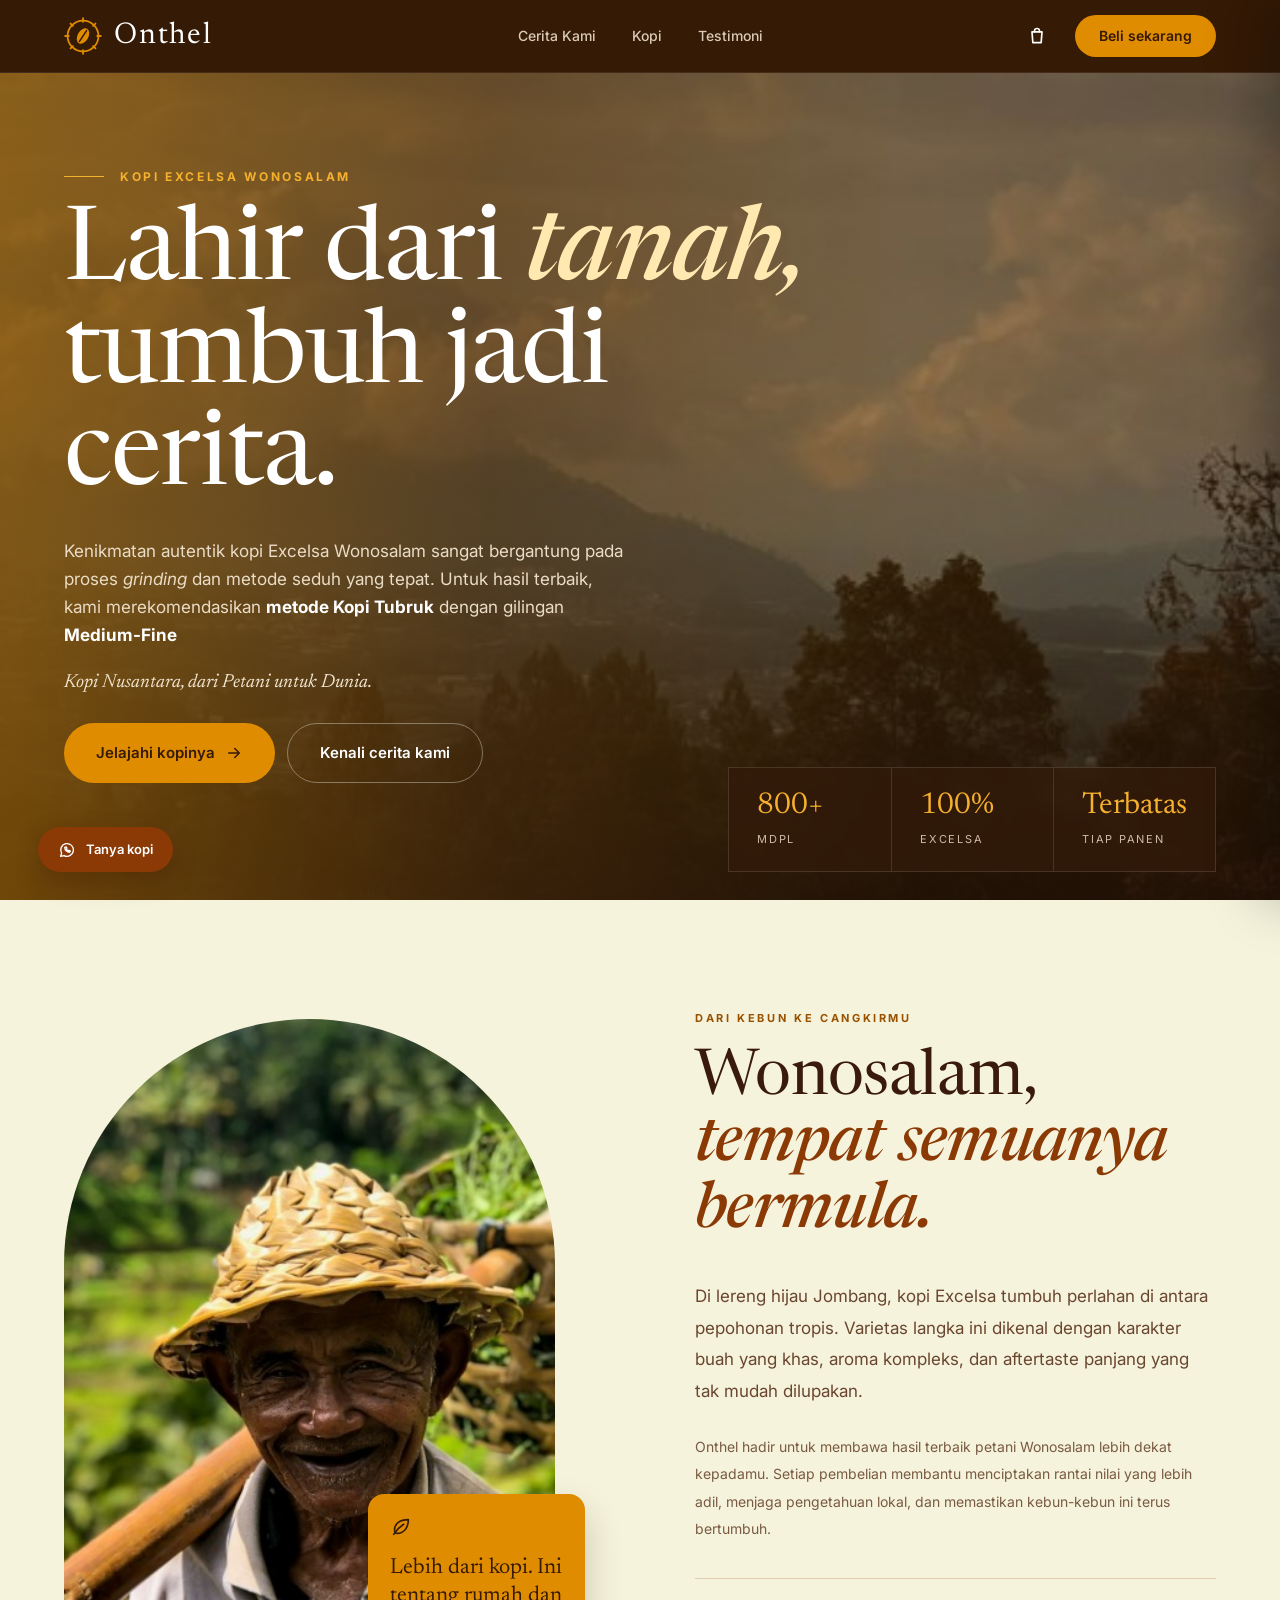
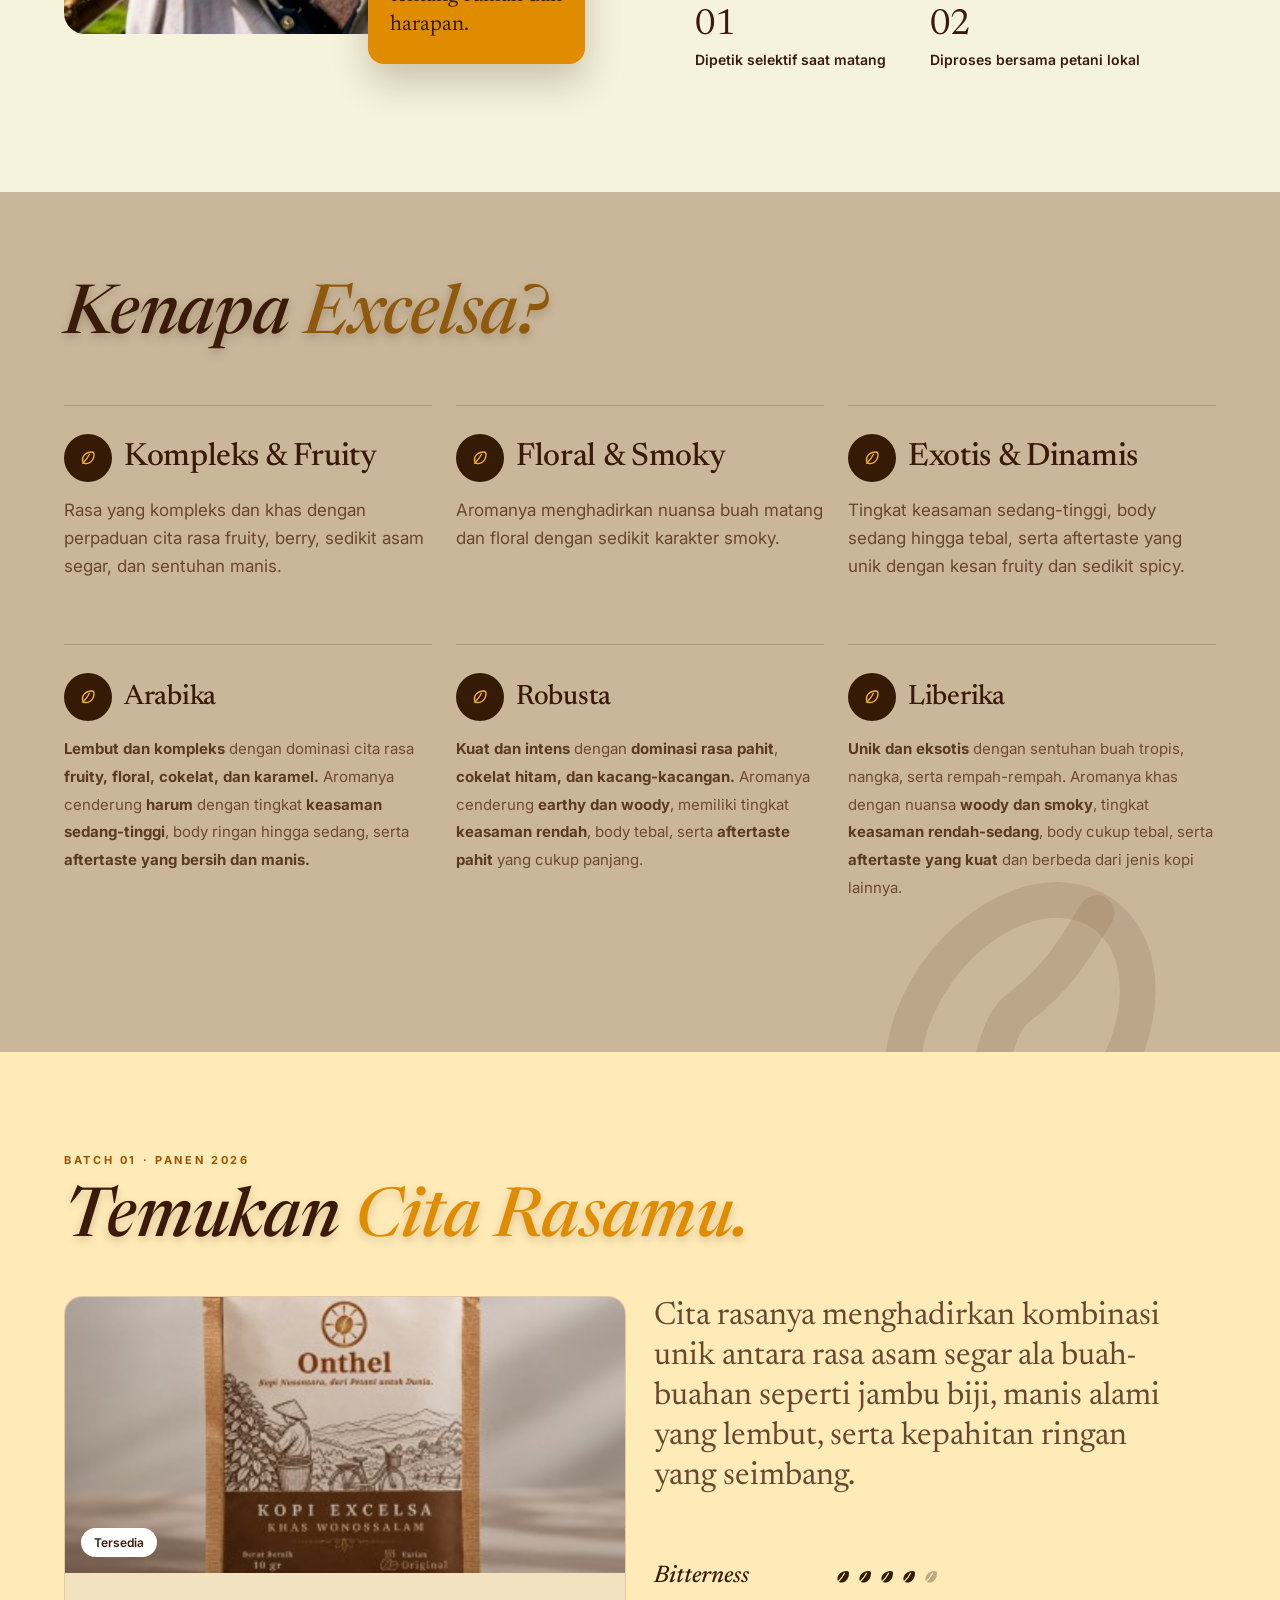
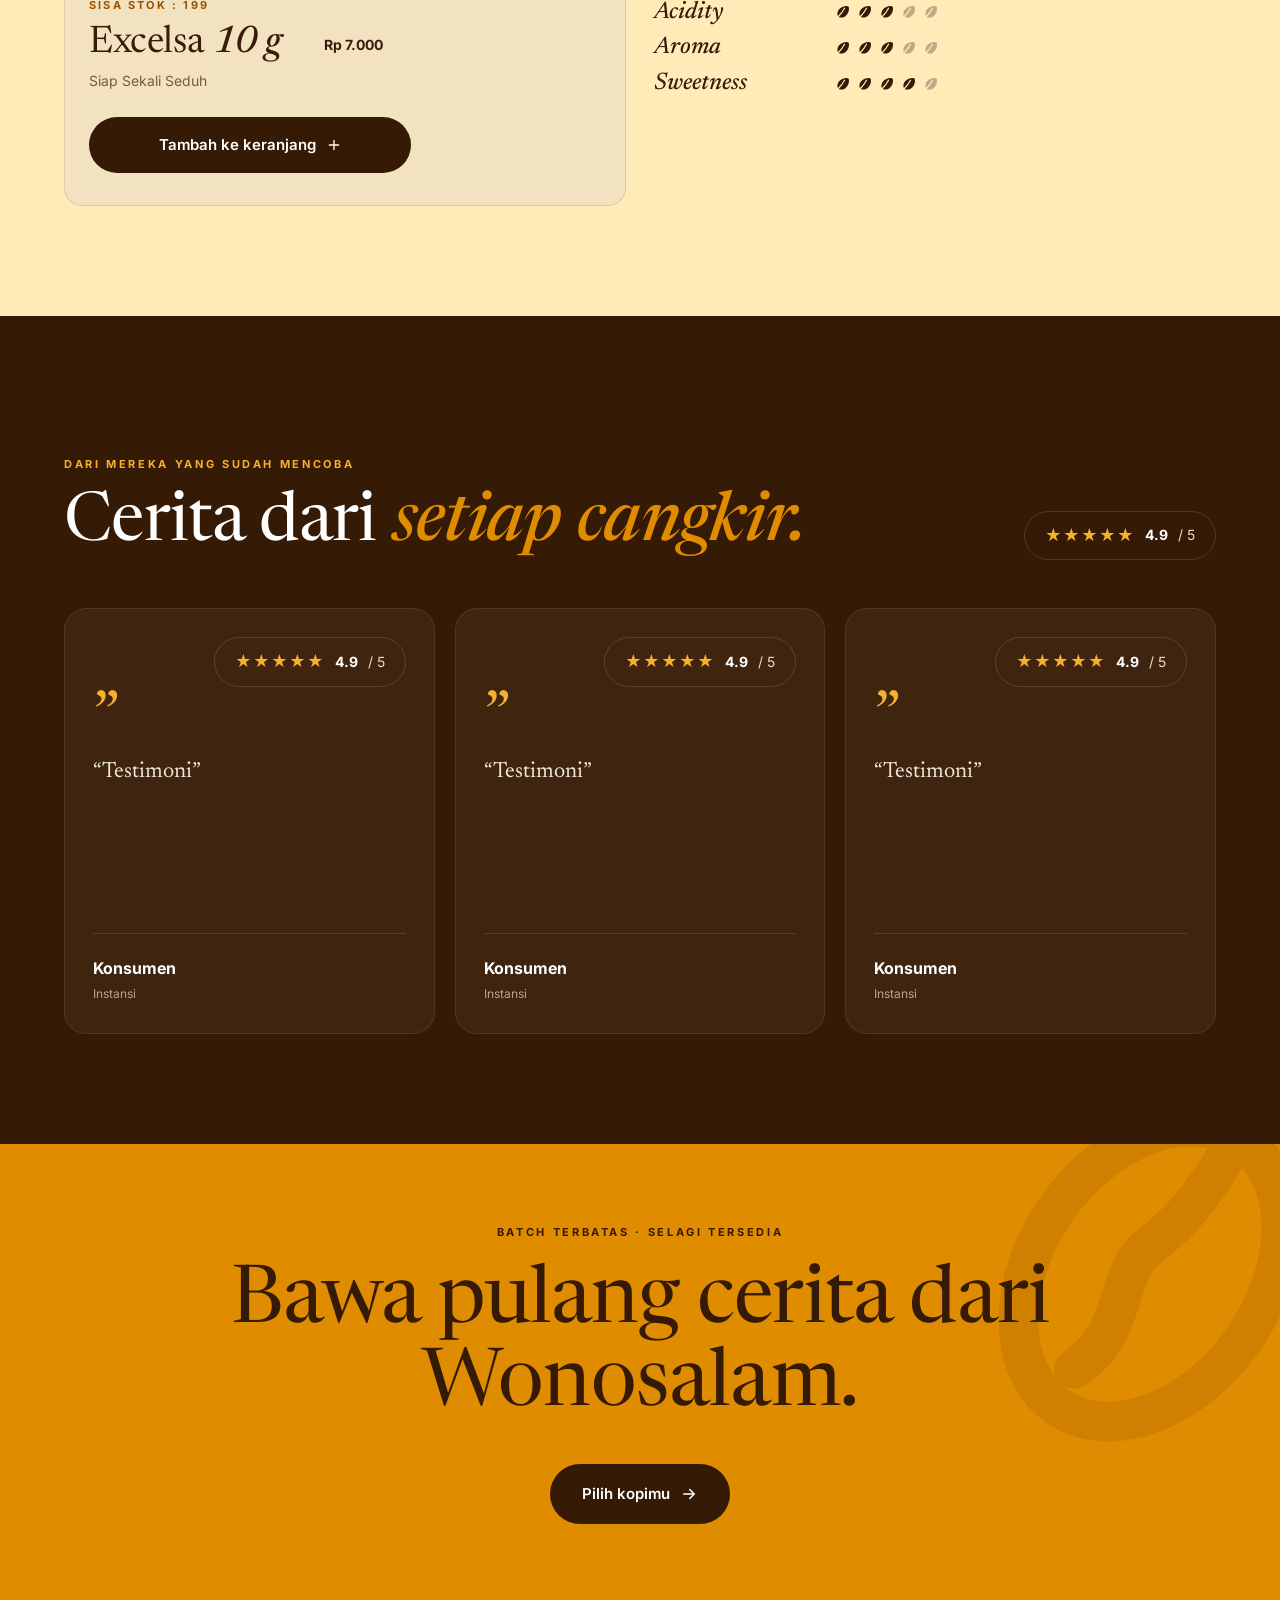
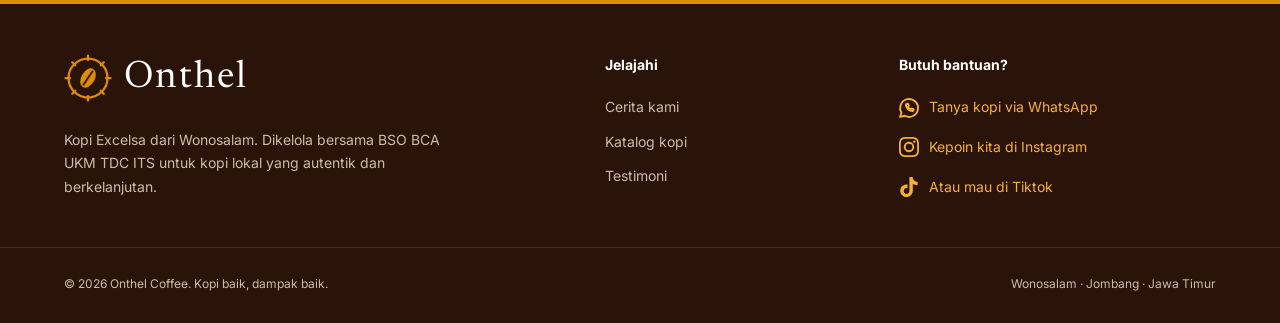
<file: index.html>
<!doctype html>
<html lang="id">
<head>
  <meta charset="utf-8">
  <meta name="viewport" content="width=device-width, initial-scale=1">
  <title>Onthel Coffee — Kopi Excelsa dari Wonosalam</title>
  <meta name="description" content="Kopi Excelsa dari Wonosalam, Jombang. Dikelola bersama BSO BCA UKM TDC ITS untuk kopi lokal yang autentik dan berkelanjutan.">
  <link rel="preconnect" href="https://fonts.googleapis.com">
  <link rel="preconnect" href="https://fonts.gstatic.com" crossorigin>
  <link href="https://fonts.googleapis.com/css2?family=Inter:wght@400;500;600;700&family=Newsreader:ital,opsz,wght@0,6..72,400;0,6..72,500;0,6..72,600;1,6..72,400;1,6..72,500;1,6..72,600&display=swap" rel="stylesheet">
  <link rel="stylesheet" href="style.css">
</head>
<body>

  <!-- Simbol SVG yang dipakai ulang -->
  <svg width="0" height="0" style="position:absolute" aria-hidden="true">
    <defs>
      <symbol id="logo" viewBox="0 0 64 64">
        <g fill="none" stroke="currentColor" stroke-width="3" stroke-linecap="round">
          <circle cx="32" cy="32" r="26"/>
          <path d="M32 2v6M32 56v6M2 32h6M56 32h6M11 11l4 4M49 49l4 4M53 11l-4 4M15 49l-4 4"/>
        </g>
        <ellipse cx="32" cy="32" rx="9" ry="14" transform="rotate(30 32 32)" fill="currentColor"/>
        <path d="M26 41c4-6 8-12 12-18" stroke="#33190a" stroke-width="2.6" stroke-linecap="round" fill="none"/>
      </symbol>
      <symbol id="i-bean" viewBox="0 0 24 24">
        <g fill="none" stroke="currentColor" stroke-width="1.8" stroke-linecap="round" stroke-linejoin="round">
          <path d="M5 17C3 11 8 4 17 4c2 0 3 1 3 3 0 9-7 14-13 12-1-.3-1.6-.9-2-2z"/>
          <path d="M5 19c4-4 7-8 9-12"/>
        </g>
      </symbol>
      <symbol id="i-bean-fill" viewBox="0 0 24 24">
        <path fill="currentColor" d="M5 17C3 11 8 4 17 4c2 0 3 1 3 3 0 9-7 14-13 12-1-.3-1.6-.9-2-2z"/>
        <path d="M5 19c4-4 7-8 9-12" fill="none" stroke="var(--bean-line, #fff)" stroke-width="1.6" stroke-linecap="round"/>
      </symbol>
      <symbol id="i-leaf" viewBox="0 0 24 24">
        <g fill="none" stroke="currentColor" stroke-width="1.8" stroke-linecap="round" stroke-linejoin="round">
          <path d="M20 4C10 4 5 9 5 15c0 2 1 4 3 4 6 0 12-5 12-15z"/>
          <path d="M4 20c3-5 6-8 11-11"/>
        </g>
      </symbol>
      <symbol id="i-shield" viewBox="0 0 24 24">
        <g fill="none" stroke="currentColor" stroke-width="1.8" stroke-linecap="round" stroke-linejoin="round">
          <path d="M12 3l8 3v6c0 4.5-3.2 8-8 9-4.8-1-8-4.5-8-9V6z"/>
          <path d="M8.5 12l2.5 2.5 4.5-5"/>
        </g>
      </symbol>
      <symbol id="i-bag" viewBox="0 0 24 24">
        <g fill="none" stroke="currentColor" stroke-width="2" stroke-linecap="round" stroke-linejoin="round">
          <path d="M6 7h12l-1 13H7z"/><path d="M9 7V5.5A3 3 0 0 1 12 3a3 3 0 0 1 3 2.5V7"/>
        </g>
      </symbol>
      <symbol id="i-wa" viewBox="0 0 24 24">
        <g fill="none" stroke="currentColor" stroke-width="1.8" stroke-linecap="round" stroke-linejoin="round">
          <path d="M3.5 20.5l1.3-4.2A8.5 8.5 0 1 1 8 19.4z"/>
          <path d="M9 8.5c0 3.5 3 6.5 6.5 6.5l1-1.6-2-1-1 .8c-1-.4-2-1.4-2.4-2.4l.8-1-1-2z"/>
        </g>
      </symbol>
      <symbol id="i-ig" viewBox="0 0 24 24">
        <path fill="currentColor" d="M7.0301.084c-1.2768.0602-2.1487.264-2.911.5634-.7888.3075-1.4575.72-2.1228 1.3877-.6652.6677-1.075 1.3368-1.3802 2.127-.2954.7638-.4956 1.6365-.552 2.914-.0564 1.2775-.0689 1.6882-.0626 4.947.0062 3.2586.0206 3.6671.0825 4.9473.061 1.2765.264 2.1482.5635 2.9107.308.7889.72 1.4573 1.388 2.1228.6679.6655 1.3365 1.0743 2.1285 1.38.7632.295 1.6361.4961 2.9134.552 1.2773.056 1.6884.069 4.9462.0627 3.2578-.0062 3.668-.0207 4.9478-.0814 1.28-.0607 2.147-.2652 2.9098-.5633.7889-.3086 1.4578-.72 2.1228-1.3881.665-.6682 1.0745-1.3378 1.3795-2.1284.2957-.7632.4966-1.636.552-2.9124.056-1.2809.0692-1.6898.063-4.948-.0063-3.2583-.021-3.6668-.0817-4.9465-.0607-1.2797-.264-2.1487-.5633-2.9117-.3084-.7889-.72-1.4568-1.3876-2.1228C21.2982 1.33 20.628.9208 19.8378.6165 19.074.321 18.2017.1197 16.9244.0645 15.6471.0093 15.236-.005 11.977.0014 8.718.0076 8.31.0215 7.0301.0839m.1402 21.6932c-1.17-.0509-1.8053-.2453-2.2287-.408-.5606-.216-.96-.4771-1.3819-.895-.422-.4178-.6811-.8186-.9-1.378-.1644-.4234-.3624-1.058-.4171-2.228-.0595-1.2645-.072-1.6442-.079-4.848-.007-3.2037.0053-3.583.0607-4.848.05-1.169.2456-1.805.408-2.2282.216-.5613.4762-.96.895-1.3816.4188-.4217.8184-.6814 1.3783-.9003.423-.1651 1.0575-.3614 2.227-.4171 1.2655-.06 1.6447-.072 4.848-.079 3.2033-.007 3.5835.005 4.8495.0608 1.169.0508 1.8053.2445 2.228.408.5608.216.96.4754 1.3816.895.4217.4194.6816.8176.9005 1.3787.1653.4217.3617 1.056.4169 2.2263.0602 1.2655.0739 1.645.0796 4.848.0058 3.203-.0055 3.5834-.061 4.848-.051 1.17-.245 1.8055-.408 2.2294-.216.5604-.4763.96-.8954 1.3814-.419.4215-.8181.6811-1.3783.9-.4224.1649-1.0577.3617-2.2262.4174-1.2656.0595-1.6448.072-4.8493.079-3.2045.007-3.5825-.006-4.848-.0608M16.953 5.5864A1.44 1.44 0 1 0 18.39 4.144a1.44 1.44 0 0 0-1.437 1.4424M5.8385 12.012c.0067 3.4032 2.7706 6.1557 6.173 6.1493 3.4026-.0065 6.157-2.7701 6.1506-6.1733-.0065-3.4032-2.771-6.1565-6.174-6.1498-3.403.0067-6.156 2.771-6.1496 6.1738M8 12.0077a4 4 0 1 1 4.008 3.9921A3.9996 3.9996 0 0 1 8 12.0077"/>
      </symbol>
      <symbol id="i-tt" viewBox="0 0 24 24">
        <path fill="currentColor" d="M12.525.02c1.31-.02 2.61-.01 3.91-.02.08 1.53.63 3.09 1.75 4.17 1.12 1.11 2.7 1.62 4.24 1.79v4.03c-1.44-.05-2.89-.35-4.2-.97-.57-.26-1.1-.59-1.62-.93-.01 2.92.01 5.84-.02 8.75-.08 1.4-.54 2.79-1.35 3.94-1.31 1.92-3.58 3.17-5.91 3.21-1.43.08-2.86-.31-4.08-1.03-2.02-1.19-3.44-3.37-3.65-5.71-.02-.5-.03-1-.01-1.49.18-1.9 1.12-3.72 2.58-4.96 1.66-1.44 3.98-2.13 6.15-1.72.02 1.48-.04 2.96-.04 4.44-.99-.32-2.15-.23-3.02.37-.63.41-1.11 1.04-1.36 1.75-.21.51-.15 1.07-.14 1.61.24 1.64 1.82 3.02 3.5 2.87 1.12-.01 2.19-.66 2.77-1.61.19-.33.4-.67.41-1.06.1-1.79.06-3.57.07-5.36.01-4.03-.01-8.05.02-12.07z"/>
      </symbol>
      <symbol id="i-arrow" viewBox="0 0 24 24">
        <path d="M5 12h14M13 6l6 6-6 6" fill="none" stroke="currentColor" stroke-width="2" stroke-linecap="round" stroke-linejoin="round"/>
      </symbol>
      <symbol id="i-plus" viewBox="0 0 24 24">
        <path d="M12 5v14M5 12h14" fill="none" stroke="currentColor" stroke-width="2" stroke-linecap="round"/>
      </symbol>
      <symbol id="i-x" viewBox="0 0 24 24">
        <path d="M6 6l12 12M18 6L6 18" fill="none" stroke="currentColor" stroke-width="2" stroke-linecap="round"/>
      </symbol>
      <symbol id="i-check" viewBox="0 0 24 24">
        <path d="M5 12.5l4.5 4.5L19 7.5" fill="none" stroke="currentColor" stroke-width="2.6" stroke-linecap="round" stroke-linejoin="round"/>
      </symbol>
    </defs>
  </svg>

  <!-- HEADER -->
  <header class="site-header">
    <div class="container header-inner">
      <a href="#top" class="brand" aria-label="Onthel — ke atas">
        <svg class="brand-logo" aria-hidden="true"><use href="#logo"/></svg>
        <span class="brand-word">Onthel</span>
      </a>

      <nav class="nav" id="nav" aria-label="Navigasi utama">
        <a href="#cerita">Cerita Kami</a>
        <a href="#produk">Kopi</a>
        <a href="#testimoni">Testimoni</a>
      </nav>

      <div class="header-actions">
        <button class="cart-btn" id="cartOpen" type="button" aria-label="Buka keranjang">
          <svg width="20" height="20" aria-hidden="true"><use href="#i-bag"/></svg>
          <span class="cart-count" id="cartCount" hidden>0</span>
        </button>
        <a href="#produk" class="btn btn-amber btn-sm">Beli sekarang</a>
        <button class="menu-btn" id="menuBtn" type="button" aria-label="Buka menu" aria-expanded="false" aria-controls="nav">
          <span></span><span></span><span></span>
        </button>
      </div>
    </div>
  </header>

  <main id="top">

    <!-- HERO -->
    <section class="hero">
      <img class="hero-bg" src="assets/hero.jpg" alt="" onerror="this.remove()">
      <div class="container hero-inner">
        <p class="hero-eyebrow"><span></span>Kopi Excelsa Wonosalam</p>
        <h1>Lahir dari <em>tanah,</em> tumbuh jadi cerita.</h1>
        <p class="hero-lead">Kenikmatan autentik kopi Excelsa Wonosalam sangat bergantung pada proses <em>grinding</em> dan metode seduh yang tepat. Untuk hasil terbaik, kami merekomendasikan <strong>metode Kopi Tubruk</strong> dengan gilingan <strong>Medium-Fine</strong></p>
        <p class="hero-tagline">Kopi Nusantara, dari Petani untuk Dunia.</p>
        <div class="hero-cta">
          <a href="#produk" class="btn btn-amber btn-lg">Jelajahi kopinya <svg width="18" height="18" aria-hidden="true"><use href="#i-arrow"/></svg></a>
          <a href="#cerita" class="btn btn-ghost btn-lg">Kenali cerita kami</a>
        </div>
      </div>
      <dl class="hero-stats">
        <div><dt>800+</dt><dd>MDPL</dd></div>
        <div><dt>100%</dt><dd>Excelsa</dd></div>
        <div><dt>Terbatas</dt><dd>Tiap panen</dd></div>
      </dl>
    </section>

    <!-- CERITA KAMI -->
    <section class="story" id="cerita">
      <div class="container story-grid">
        <div class="story-photo">
          <div class="arch"><img src="assets/petani.jpg" alt="Petani kopi Wonosalam tersenyum dengan topi anyaman" loading="lazy" onerror="this.remove()"></div>
          <div class="story-card">
            <svg width="22" height="22" aria-hidden="true"><use href="#i-leaf"/></svg>
            <p>Lebih dari kopi. Ini tentang rumah dan harapan.</p>
          </div>
        </div>
        <div class="story-text">
          <p class="eyebrow">Dari kebun ke cangkirmu</p>
          <h2>Wonosalam, <em>tempat semuanya bermula.</em></h2>
          <p class="story-lead">Di lereng hijau Jombang, kopi Excelsa tumbuh perlahan di antara pepohonan tropis. Varietas langka ini dikenal dengan karakter buah yang khas, aroma kompleks, dan aftertaste panjang yang tak mudah dilupakan.</p>
          <p class="story-sub">Onthel hadir untuk membawa hasil terbaik petani Wonosalam lebih dekat kepadamu. Setiap pembelian membantu menciptakan rantai nilai yang lebih adil, menjaga pengetahuan lokal, dan memastikan kebun-kebun ini terus bertumbuh.</p>
          <ol class="story-points">
            <li><span>01</span><strong>Dipetik selektif saat matang</strong></li>
            <li><span>02</span><strong>Diproses bersama petani lokal</strong></li>
          </ol>
        </div>
      </div>
    </section>

    <!-- KENAPA EXCELSA -->
    <section class="why">
      <div class="container">
        <h2>Kenapa <em>Excelsa?</em></h2>

        <div class="why-grid">
          <article class="why-item">
            <h3><span class="icon-circle"><svg width="18" height="18" aria-hidden="true"><use href="#i-bean"/></svg></span>Kompleks &amp; Fruity</h3>
            <p>Rasa yang kompleks dan khas dengan perpaduan cita rasa fruity, berry, sedikit asam segar, dan sentuhan manis.</p>
          </article>
          <article class="why-item">
            <h3><span class="icon-circle"><svg width="18" height="18" aria-hidden="true"><use href="#i-bean"/></svg></span>Floral &amp; Smoky</h3>
            <p>Aromanya menghadirkan nuansa buah matang dan floral dengan sedikit karakter smoky.</p>
          </article>
          <article class="why-item">
            <h3><span class="icon-circle"><svg width="18" height="18" aria-hidden="true"><use href="#i-bean"/></svg></span>Exotis &amp; Dinamis</h3>
            <p>Tingkat keasaman sedang-tinggi, body sedang hingga tebal, serta aftertaste yang unik dengan kesan fruity dan sedikit spicy.</p>
          </article>
        </div>

        <div class="why-grid why-types">
          <article class="why-item">
            <h3><span class="icon-circle"><svg width="18" height="18" aria-hidden="true"><use href="#i-bean"/></svg></span>Arabika</h3>
            <p><strong>Lembut dan kompleks</strong> dengan dominasi cita rasa <strong>fruity, floral, cokelat, dan karamel.</strong> Aromanya cenderung <strong>harum</strong> dengan tingkat <strong>keasaman sedang-tinggi</strong>, body ringan hingga sedang, serta <strong>aftertaste yang bersih dan manis.</strong></p>
          </article>
          <article class="why-item">
            <h3><span class="icon-circle"><svg width="18" height="18" aria-hidden="true"><use href="#i-bean"/></svg></span>Robusta</h3>
            <p><strong>Kuat dan intens</strong> dengan <strong>dominasi rasa pahit</strong>, <strong>cokelat hitam, dan kacang-kacangan.</strong> Aromanya cenderung <strong>earthy dan woody</strong>, memiliki tingkat <strong>keasaman rendah</strong>, body tebal, serta <strong>aftertaste pahit</strong> yang cukup panjang.</p>
          </article>
          <article class="why-item">
            <h3><span class="icon-circle"><svg width="18" height="18" aria-hidden="true"><use href="#i-bean"/></svg></span>Liberika</h3>
            <p><strong>Unik dan eksotis</strong> dengan sentuhan buah tropis, nangka, serta rempah-rempah. Aromanya khas dengan nuansa <strong>woody dan smoky</strong>, tingkat <strong>keasaman rendah-sedang</strong>, body cukup tebal, serta <strong>aftertaste yang kuat</strong> dan berbeda dari jenis kopi lainnya.</p>
          </article>
        </div>
      </div>
      <svg class="why-bean" viewBox="0 0 400 400" aria-hidden="true">
        <g fill="none" stroke="currentColor" stroke-width="42" stroke-linecap="round">
          <ellipse cx="200" cy="200" rx="120" ry="170" transform="rotate(35 200 200)"/>
          <path d="M120 300c60-40 40-100 80-130s60-60 90-110"/>
        </g>
      </svg>
    </section>

    <!-- PRODUK -->
    <section class="products" id="produk">
      <div class="container">
        <p class="eyebrow">Batch 01 · Panen 2026</p>
        <h2>Temukan <em>Cita Rasamu.</em></h2>

        <div class="product-layout">
          <article class="product-card">
            <div class="media">
              <img src="assets/excelsa-10.jpg" alt="Kemasan kopi Excelsa Onthel 10 gram" loading="lazy" onerror="this.remove()">
              <span class="status">Tersedia</span>
            </div>
            <div class="product-body">
              <p class="tag">Sisa stok : 199</p>
              <div class="product-title-row">
                <h3>Excelsa <em>10 g</em></h3>
                <span class="price">Rp 7.000</span>
              </div>
              <p class="product-note">Siap Sekali Seduh</p>
              <button class="btn btn-dark btn-wide add-to-cart" type="button" data-id="excelsa-10" data-name="Excelsa 10 g" data-price="7000" data-img="assets/excelsa-10.jpg">
                Tambah ke keranjang <svg width="16" height="16" aria-hidden="true"><use href="#i-plus"/></svg>
              </button>
            </div>
          </article>

          <div class="taste">
            <p class="taste-lead">Cita rasanya menghadirkan kombinasi unik antara rasa asam segar ala buah-buahan seperti jambu biji, manis alami yang lembut, serta kepahitan ringan yang seimbang.</p>
            <ul class="meters" aria-label="Profil rasa">
              <li data-level="4"><em>Bitterness</em><span class="beans" role="img" aria-label="4 dari 5"></span></li>
              <li data-level="3"><em>Acidity</em><span class="beans" role="img" aria-label="3 dari 5"></span></li>
              <li data-level="3"><em>Aroma</em><span class="beans" role="img" aria-label="3 dari 5"></span></li>
              <li data-level="4"><em>Sweetness</em><span class="beans" role="img" aria-label="4 dari 5"></span></li>
            </ul>
          </div>
        </div>
      </div>
    </section>

    <!-- TESTIMONI -->
    <section class="testi" id="testimoni">
      <div class="container">
        <div class="testi-head">
          <div>
            <p class="eyebrow eyebrow-amber">Dari mereka yang sudah mencoba</p>
            <h2>Cerita dari <em>setiap cangkir.</em></h2>
          </div>
          <div class="rating" aria-label="Rating 4,9 dari 5">
            <span class="stars" aria-hidden="true">★★★★★</span>
            <strong>4.9</strong> / 5
          </div>
        </div>

        <div class="testi-grid">
          <figure class="quote">
            <div class="rating rating-sm" aria-label="Rating 4,9 dari 5"><span class="stars" aria-hidden="true">★★★★★</span><strong>4.9</strong> / 5</div>
            <span class="quote-mark" aria-hidden="true">”</span>
            <blockquote>“Testimoni”</blockquote>
            <figcaption><strong>Konsumen</strong><span>Instansi</span></figcaption>
          </figure>
          <figure class="quote">
            <div class="rating rating-sm" aria-label="Rating 4,9 dari 5"><span class="stars" aria-hidden="true">★★★★★</span><strong>4.9</strong> / 5</div>
            <span class="quote-mark" aria-hidden="true">”</span>
            <blockquote>“Testimoni”</blockquote>
            <figcaption><strong>Konsumen</strong><span>Instansi</span></figcaption>
          </figure>
          <figure class="quote">
            <div class="rating rating-sm" aria-label="Rating 4,9 dari 5"><span class="stars" aria-hidden="true">★★★★★</span><strong>4.9</strong> / 5</div>
            <span class="quote-mark" aria-hidden="true">”</span>
            <blockquote>“Testimoni”</blockquote>
            <figcaption><strong>Konsumen</strong><span>Instansi</span></figcaption>
          </figure>
        </div>
      </div>
    </section>

    <!-- CTA -->
    <section class="cta">
      <svg class="cta-bean" viewBox="0 0 400 400" aria-hidden="true">
        <g fill="none" stroke="currentColor" stroke-width="42" stroke-linecap="round">
          <ellipse cx="200" cy="200" rx="120" ry="170" transform="rotate(35 200 200)"/>
          <path d="M120 300c60-40 40-100 80-130s60-60 90-110"/>
        </g>
      </svg>
      <div class="container cta-inner">
        <p class="eyebrow eyebrow-dark">Batch terbatas · Selagi tersedia</p>
        <h2>Bawa pulang cerita dari Wonosalam.</h2>
        <a href="#produk" class="btn btn-dark btn-lg">Pilih kopimu <svg width="18" height="18" aria-hidden="true"><use href="#i-arrow"/></svg></a>
      </div>
    </section>
  </main>

  <!-- FOOTER -->
  <footer class="site-footer">
    <div class="container footer-grid">
      <div class="footer-about">
        <a href="#top" class="brand brand-lg" aria-label="Onthel — ke atas">
          <svg class="brand-logo" aria-hidden="true"><use href="#logo"/></svg>
          <span class="brand-word">Onthel</span>
        </a>
        <p>Kopi Excelsa dari Wonosalam. Dikelola bersama BSO BCA UKM TDC ITS untuk kopi lokal yang autentik dan berkelanjutan.</p>
      </div>
      <div>
        <h4>Jelajahi</h4>
        <ul class="footer-links">
          <li><a href="#cerita">Cerita kami</a></li>
          <li><a href="#produk">Katalog kopi</a></li>
          <li><a href="#testimoni">Testimoni</a></li>
        </ul>
      </div>
      <div>
        <h4>Butuh bantuan?</h4>
        <ul class="footer-links footer-social">
          <li><a class="wa-link" id="waHelpFooter" href="#" target="_blank" rel="noopener"><svg width="20" height="20" aria-hidden="true"><use href="#i-wa"/></svg> Tanya kopi via WhatsApp</a></li>
          <li><a class="wa-link" id="igLink" href="#" target="_blank" rel="noopener"><svg width="20" height="20" aria-hidden="true"><use href="#i-ig"/></svg> Kepoin kita di Instagram</a></li>
          <li><a class="wa-link" id="ttLink" href="#" target="_blank" rel="noopener"><svg width="20" height="20" aria-hidden="true"><use href="#i-tt"/></svg> Atau mau di Tiktok</a></li>
        </ul>
      </div>
    </div>
    <div class="container footer-bottom">
      <span>© <span id="year">2026</span> Onthel Coffee. Kopi baik, dampak baik.</span>
      <span>Wonosalam · Jombang · Jawa Timur</span>
    </div>
  </footer>

  <!-- Tombol WhatsApp melayang -->
  <a class="wa-float" id="waHelp" href="#" target="_blank" rel="noopener">
    <svg width="18" height="18" aria-hidden="true"><use href="#i-wa"/></svg> Tanya kopi
  </a>

  <!-- KERANJANG (drawer) -->
  <div class="overlay" id="overlay" hidden></div>
  <aside class="drawer" id="drawer" aria-label="Keranjang belanja" aria-hidden="true">
    <div class="drawer-head">
      <div>
        <p class="drawer-eyebrow">Pesananmu</p>
        <h3>Keranjang <em>kopi.</em></h3>
      </div>
      <button class="icon-close" id="cartClose" type="button" aria-label="Tutup keranjang"><svg width="18" height="18" aria-hidden="true"><use href="#i-x"/></svg></button>
    </div>
    <div class="drawer-body" id="cartItems"></div>
    <div class="drawer-foot">
      <div class="sum-row drawer-subtotal"><span>Subtotal</span><strong id="cartSubtotal">Rp 0</strong></div>
      <p class="drawer-note" id="shipNote"></p>
      <button class="btn btn-dark btn-block" id="checkoutBtn" type="button" disabled>
        Lanjut checkout <svg width="16" height="16" aria-hidden="true"><use href="#i-arrow"/></svg>
      </button>
      <button class="drawer-link" id="viewCartPage" type="button">Lihat halaman keranjang</button>
    </div>
  </aside>

  <!-- HALAMAN KERANJANG (layar penuh) -->
  <section class="cartpage" id="cartPage" role="dialog" aria-modal="true" aria-labelledby="cpTitle" hidden>
    <div class="cp-hero">
      <button class="icon-close cp-close" id="cpClose" type="button" aria-label="Tutup keranjang dan kembali"><svg width="20" height="20" aria-hidden="true"><use href="#i-x"/></svg></button>
      <h2 id="cpTitle">Keranjang <em>belanja.</em></h2>
      <p class="crumbs"><button type="button" id="cpHome">Beranda</button><span aria-hidden="true">/</span><span aria-current="page">Keranjang</span></p>
    </div>
    <div class="container cp-body" id="cpBody"></div>
  </section>

  <!-- CHECKOUT (modal) -->
  <div class="modal" id="checkoutModal" hidden>
    <div class="modal-dialog" role="dialog" aria-modal="true" aria-labelledby="checkoutTitle">
      <div class="modal-head">
        <div class="modal-brand" id="checkoutTitle">
          <svg aria-hidden="true"><use href="#logo"/></svg>
          <strong>Onthel</strong><em>checkout</em>
        </div>
        <button class="icon-close" id="checkoutClose" type="button" aria-label="Tutup checkout"><svg width="18" height="18" aria-hidden="true"><use href="#i-x"/></svg></button>
      </div>

      <form class="checkout-grid" id="checkoutForm" novalidate>
        <div class="checkout-form">
          <p class="section-label">Informasi pengiriman</p>

          <div class="field">
            <label for="coName">Nama lengkap</label>
            <input id="coName" name="name" type="text" placeholder="Nama penerima" autocomplete="name" required>
            <p class="field-error" id="err-name" aria-live="polite"></p>
          </div>

          <div class="field-row">
            <div class="field">
              <label for="coEmail">Email</label>
              <input id="coEmail" name="email" type="email" placeholder="nama@email.com" autocomplete="email" required>
              <p class="field-error" id="err-email" aria-live="polite"></p>
            </div>
            <div class="field">
              <label for="coPhone">Nomor telepon</label>
              <input id="coPhone" name="phone" type="tel" inputmode="tel" placeholder="08xxxxxxxxxx" autocomplete="tel" required>
              <p class="field-error" id="err-phone" aria-live="polite"></p>
            </div>
          </div>

          <div class="field">
            <label for="coAddress">Alamat lengkap</label>
            <textarea id="coAddress" name="address" placeholder="Nama jalan, nomor rumah, kecamatan, kota" autocomplete="street-address" required></textarea>
            <p class="field-error" id="err-address" aria-live="polite"></p>
          </div>

          <fieldset class="pay-fieldset">
            <legend class="section-label">Metode pembayaran</legend>
            <div class="pay-options">
              <label class="pay-option"><input type="radio" name="payment" value="qris" checked><span>QRIS</span></label>
              <label class="pay-option"><input type="radio" name="payment" value="bank"><span>Bank</span></label>
            </div>
          </fieldset>
        </div>

        <aside class="checkout-summary" aria-label="Ringkasan pesanan">
          <p class="section-label">Ringkasan pesanan</p>
          <div class="sum-items" id="coItems"></div>
          <div class="sum-lines">
            <div class="sum-row"><span>Subtotal</span><span id="coSubtotal">Rp 0</span></div>
            <div class="sum-row"><span>Pengiriman</span><span id="coShipping">Rp 0</span></div>
          </div>
          <div class="sum-row sum-total"><span>Total</span><strong id="coTotal">Rp 0</strong></div>
          <button class="btn btn-dark btn-block" id="payBtn" type="submit">
            Lanjut ke Pembayaran <svg width="16" height="16" aria-hidden="true"><use href="#i-arrow"/></svg>
          </button>
          <p class="secure-note"><svg width="14" height="14" aria-hidden="true"><use href="#i-shield"/></svg> Data dan pembayaranmu terlindungi</p>
        </aside>
      </form>
    </div>
  </div>

  <!-- PEMBAYARAN (modal) -->
  <div class="modal" id="payModal" hidden>
    <div class="modal-dialog modal-md" role="dialog" aria-modal="true" aria-labelledby="payTitle">
      <div class="modal-head">
        <div class="modal-brand" id="payTitle">
          <svg aria-hidden="true"><use href="#logo"/></svg>
          <strong>Onthel</strong><em>payment</em>
        </div>
        <button class="icon-close" id="payClose" type="button" aria-label="Tutup pembayaran"><svg width="18" height="18" aria-hidden="true"><use href="#i-x"/></svg></button>
      </div>

      <div class="pay-body">
        <div class="pay-tabs" role="tablist" aria-label="Metode pembayaran">
          <button type="button" role="tab" id="tabQris" aria-selected="true" aria-controls="panelQris" data-tab="qris">QRIS</button>
          <button type="button" role="tab" id="tabBank" aria-selected="false" aria-controls="panelBank" data-tab="bank" tabindex="-1">Transfer Bank</button>
        </div>

        <!-- QRIS -->
        <section class="pay-panel" id="panelQris" role="tabpanel" aria-labelledby="tabQris">
          <h2 class="pay-title"><em>Scan</em> to Pay</h2>
          <p class="pay-total">Total Pembayaran: <span class="js-total">Rp 0</span></p>
          <div class="qris-wrap">
            <span class="qris-mark">QRIS</span>
            <div class="qr-box" id="qrBox"></div>
          </div>
          <p class="qr-timer" id="qrTimer" aria-live="off"></p>
          <p class="qr-demo" id="qrDemo" hidden>Kode QR contoh (mode prototipe), bukan untuk dibayar.</p>
          <div class="pay-actions">
            <button class="btn btn-dark" id="qrSave" type="button">Simpan Kode QR</button>
            <button class="btn btn-dark" id="qrPaid" type="button" hidden>Saya sudah bayar</button>
          </div>
          <p class="pay-error" id="payError" role="alert" hidden></p>
        </section>

        <!-- BANK -->
        <section class="pay-panel" id="panelBank" role="tabpanel" aria-labelledby="tabBank" hidden>
          <h2 class="pay-title">Transfer Bank</h2>
          <p class="pay-sub">Selesaikan pembayaran ke rekening berikut.</p>
          <div class="bank-card">
            <div>
              <p class="bank-name" id="bankName"></p>
              <p class="bank-holder" id="bankHolder"></p>
              <p class="bank-number" id="bankNumber"></p>
              <p class="bank-warn" id="bankWarn" hidden>Rekening contoh — jangan lakukan transfer.</p>
            </div>
            <button class="btn btn-dark btn-sm" id="bankCopy" type="button">Salin</button>
          </div>
          <div class="bank-total"><span>Total pembayaran</span><strong class="js-total">Rp 0</strong></div>
          <ol class="bank-steps">
            <li>Transfer tepat sesuai total melalui m-banking atau ATM.</li>
            <li>Simpan bukti transfer, lalu konfirmasi pembayaran.</li>
          </ol>
          <button class="btn btn-dark btn-block" id="bankDone" type="button">Saya sudah transfer</button>
          <p class="pay-error" id="bankError" role="alert" hidden></p>
        </section>
      </div>
    </div>
  </div>

  <!-- SALIN REKENING (modal kecil, mode prototipe) -->
  <div class="modal modal-top" id="copyModal" hidden>
    <div class="modal-dialog modal-xs" role="dialog" aria-modal="true" aria-labelledby="copyTitle">
      <div class="copy-body">
        <h3 id="copyTitle">Salin nomor rekening</h3>
        <p class="copy-number" id="copyNumber"></p>
        <p class="copy-note">Pada aplikasi, nomor akan disalin otomatis. Prototipe ini tidak menyalin ke clipboard.</p>
        <button class="btn btn-dark btn-block" id="copyBack" type="button">Kembali ke pembayaran</button>
      </div>
    </div>
  </div>

  <!-- SUKSES (modal) -->
  <div class="modal" id="successModal" hidden>
    <div class="modal-dialog modal-md" role="dialog" aria-modal="true" aria-labelledby="successTitle">
      <div class="modal-head">
        <div class="modal-brand">
          <svg aria-hidden="true"><use href="#logo"/></svg>
          <strong>Onthel</strong><em>payment</em>
        </div>
        <button class="icon-close" id="successClose" type="button" aria-label="Tutup"><svg width="18" height="18" aria-hidden="true"><use href="#i-x"/></svg></button>
      </div>
      <div class="success-body">
        <div class="success-check"><svg width="30" height="30" aria-hidden="true"><use href="#i-check"/></svg></div>
        <h2 id="successTitle">Checkout berhasil!</h2>
        <p class="success-msg" id="successMsg"></p>
        <dl class="receipt">
          <div><dt>Nomor pesanan</dt><dd id="rcId"></dd></div>
          <div><dt>Metode pembayaran</dt><dd id="rcMethod"></dd></div>
          <div><dt>Total pembayaran</dt><dd id="rcTotal"></dd></div>
          <p class="receipt-pill" id="rcStatus"></p>
        </dl>
        <p class="success-note" id="successNote"></p>
        <p class="success-note success-email" id="successEmail" role="status" hidden></p>
        <button class="btn btn-ghost-dark btn-block" id="successReceipt" type="button">Unduh bukti pembelian</button>
        <a class="success-link" id="successWa" href="#" target="_blank" rel="noopener">Kirim detail pesanan via WhatsApp</a>
        <button class="btn btn-dark btn-block" id="successHome" type="button">Selesai</button>
      </div>
    </div>
  </div>

  <script src="script.js"></script>
</body>
</html>
</file>
<file: style.css>
:root {
  --brown-900: #2a140a;
  --brown-800: #351a05;
  --brown-700: #3f2410;
  --amber: #e08c00;
  --amber-light: #f5b02e;
  --rust: #8b3a06;
  --ink: #3a1a0a;
  --cream: #f5f3dc;
  --tan: #cab799;
  --yellow: #ffebb8;
  --card: #f2e2c0;
  --card-2: #e6d5b6;
  --muted: #7a5a42;
  --serif: "Newsreader", Georgia, "Times New Roman", serif;
  --sans: "Inter", system-ui, -apple-system, "Segoe UI", sans-serif;
}

*, *::before, *::after { box-sizing: border-box; }
html { scroll-behavior: smooth; scroll-padding-top: 72px; }
body { margin: 0; font-family: var(--sans); color: var(--ink); background: var(--brown-900); line-height: 1.6; -webkit-font-smoothing: antialiased; }
img { max-width: 100%; display: block; }
a { color: inherit; text-decoration: none; }
ul, ol { list-style: none; margin: 0; padding: 0; }
h1, h2, h3, h4, p, figure, blockquote, dl, dd { margin: 0; }
button { font: inherit; cursor: pointer; }
[hidden] { display: none !important; }

.container { width: 100%; max-width: 1280px; margin: 0 auto; padding: 0 64px; }

h1, h2, h3 { font-family: var(--serif); font-weight: 400; line-height: 1.04; letter-spacing: -0.01em; }
h2 { font-size: clamp(40px, 5.6vw, 76px); }
h2 em, h1 em, h3 em { font-style: italic; font-weight: 500; }

.eyebrow { font-size: 11px; font-weight: 700; letter-spacing: .24em; text-transform: uppercase; color: #9a5200; margin-bottom: 16px; }
.eyebrow-amber { color: var(--amber-light); }
.eyebrow-dark { color: var(--brown-800); }

/* ---------- Tombol ---------- */
.btn {
  display: inline-flex; align-items: center; justify-content: center; gap: 10px;
  padding: 14px 28px; border: 0; border-radius: 999px;
  font-weight: 600; font-size: 15px; transition: transform .15s ease, filter .15s ease, background .15s;
}
.btn:hover { transform: translateY(-1px); filter: brightness(1.1); }
.btn:active { transform: translateY(0); }
.btn:disabled { opacity: .45; cursor: not-allowed; transform: none; filter: none; }
.btn:focus-visible, .icon-close:focus-visible, .cart-btn:focus-visible, .pay-tabs button:focus-visible { outline: 2px solid var(--amber); outline-offset: 3px; }
.btn-amber { background: var(--amber); color: var(--brown-800); }
.btn-dark { background: #351a05; color: #fff; }
.btn-ghost { background: transparent; color: #fff; border: 1px solid rgba(255, 255, 255, .35); }
.btn-sm { padding: 10px 24px; font-size: 14px; }
.btn-lg { padding: 18px 32px; font-size: 15px; }
.btn-block { width: 100%; padding: 17px 24px; }
.btn-wide { padding: 16px 28px; min-width: 322px; max-width: 100%; }

/* ---------- Header ---------- */
.site-header { position: sticky; top: 0; z-index: 50; background: var(--brown-800); border-bottom: 1px solid rgba(255, 255, 255, .08); }
.header-inner { display: grid; grid-template-columns: 1fr auto 1fr; align-items: center; height: 72px; gap: 24px; }
.brand { display: inline-flex; align-items: center; gap: 12px; color: var(--amber); }
.brand-logo { width: 38px; height: 38px; flex: none; color: var(--amber); }
.brand-word { font-family: var(--serif); font-weight: 400; font-size: 30px; letter-spacing: .06em; color: #fff; line-height: 1; }
.brand-lg .brand-logo { width: 48px; height: 48px; }
.brand-lg .brand-word { font-size: 38px; }
.nav { display: flex; gap: 36px; }
.nav a { color: #d9cbb8; font-weight: 500; font-size: 14px; transition: color .15s; }
.nav a:hover { color: #fff; }
.header-actions { display: flex; align-items: center; justify-content: flex-end; gap: 22px; }
.cart-btn { position: relative; background: none; border: 0; color: #fff; padding: 6px; display: grid; place-items: center; }
.cart-count {
  position: absolute; top: -4px; right: -8px; min-width: 18px; height: 18px; padding: 0 5px;
  border-radius: 999px; background: var(--amber); color: var(--brown-800);
  font-size: 11px; font-weight: 700; display: grid; place-items: center;
}
.menu-btn { display: none; background: none; border: 0; padding: 8px; flex-direction: column; gap: 5px; }
.menu-btn span { width: 22px; height: 2px; background: #fff; display: block; border-radius: 2px; }

/* ---------- Hero ---------- */
.hero {
  position: relative; overflow: hidden; color: #fff; min-height: 700px; display: flex; align-items: center;
  background: linear-gradient(120deg, #8a5a0e 0%, #4a2a10 45%, #2c1a0c 100%);
}
.hero-bg { position: absolute; inset: 0; width: 100%; height: 100%; object-fit: cover; object-position: 50% 40%; }
.hero::before {
  content: ""; position: absolute; inset: 0; z-index: 1;
  background:
    linear-gradient(90deg, rgba(139, 90, 10, .72) 0%, rgba(80, 48, 12, .45) 38%, rgba(20, 10, 4, .05) 70%),
    linear-gradient(180deg, rgba(20, 10, 4, 0) 55%, rgba(30, 14, 6, .75) 100%);
}
.hero-inner { position: relative; z-index: 2; padding-top: 24px; padding-bottom: 150px; }
.hero-eyebrow { display: flex; align-items: center; gap: 16px; font-size: 12px; font-weight: 700; letter-spacing: .22em; text-transform: uppercase; color: var(--amber-light); margin-bottom: 18px; }
.hero-eyebrow span { width: 40px; height: 1px; background: var(--amber-light); }
.hero h1 { font-size: clamp(52px, 8vw, 100px); max-width: 760px; margin-bottom: 30px; line-height: 1; }
.hero h1 em { color: #ffe9b0; }
.hero-lead { font-size: 17px; color: #eadcc6; max-width: 560px; line-height: 1.7; margin-bottom: 22px; }
.hero-lead strong { color: #fff; }
.hero-tagline { font-family: var(--serif); font-style: italic; font-size: 19px; color: #f1e4cf; margin-bottom: 30px; }
.hero-cta { display: flex; flex-wrap: wrap; gap: 12px; }

.hero-stats {
  position: absolute; z-index: 2; right: max(64px, calc((100vw - 1280px) / 2 + 64px)); bottom: 28px;
  display: grid; grid-template-columns: repeat(3, 1fr);
  background: rgba(50, 26, 10, .78); border: 1px solid rgba(255, 255, 255, .12); backdrop-filter: blur(6px);
}
.hero-stats > div { padding: 22px 28px; min-width: 132px; border-left: 1px solid rgba(255, 255, 255, .12); }
.hero-stats > div:first-child { border-left: 0; }
.hero-stats dt { font-family: var(--serif); font-size: 30px; color: var(--amber-light); line-height: 1.1; }
.hero-stats dd { font-size: 11px; letter-spacing: .16em; text-transform: uppercase; color: #cdbba6; margin-top: 8px; }

/* ---------- Cerita ---------- */
.story { background: var(--cream); padding: 110px 0 120px; }
.story-grid { display: grid; grid-template-columns: 1fr 1fr; gap: 110px; align-items: center; }
.story-photo { position: relative; padding-bottom: 30px; padding-right: 30px; }
.arch {
  aspect-ratio: 575 / 720; border-radius: 280px 280px 24px 24px; overflow: hidden;
  background: linear-gradient(160deg, #7a9a45, #3e5a24);
}
.arch img { width: 100%; height: 100%; object-fit: cover; }
.story-card {
  position: absolute; right: 0; bottom: 0; width: 217px; background: var(--amber); color: var(--brown-800);
  border-radius: 16px; padding: 22px 22px 24px; box-shadow: 0 18px 36px rgba(58, 26, 10, .22);
}
.story-card p { font-family: var(--serif); font-size: 22px; line-height: 1.3; margin-top: 8px; }
.story .eyebrow { margin-bottom: 18px; }
.story h2 { font-size: clamp(40px, 5vw, 64px); color: var(--ink); margin-bottom: 36px; }
.story h2 em { color: var(--rust); display: block; }
.story-lead { font-size: 17px; line-height: 1.85; color: #6a4630; margin-bottom: 26px; }
.story-sub { font-size: 14px; line-height: 1.95; color: #7a5a42; padding-bottom: 36px; border-bottom: 1px solid rgba(139, 58, 6, .2); }
.story-points { display: flex; gap: 44px; padding-top: 28px; }
.story-points span { display: block; font-family: var(--serif); font-size: 36px; line-height: 1.1; color: var(--ink); }
.story-points strong { font-size: 14px; font-weight: 600; }

/* ---------- Kenapa Excelsa ---------- */
.why { position: relative; overflow: hidden; background: var(--tan); padding: 90px 0 150px; }
.why .container { position: relative; z-index: 1; }
.why h2 { font-style: italic; font-weight: 500; color: var(--ink); font-size: clamp(44px, 5.5vw, 68px); margin-bottom: 52px; text-shadow: 0 4px 10px rgba(58, 26, 10, .25); }
.why h2 em { color: #8f5a0e; }
.why-grid { display: grid; grid-template-columns: repeat(3, 1fr); gap: 24px; }
.why-grid + .why-grid { margin-top: 64px; }
.why-item { border-top: 1px solid rgba(58, 26, 10, .22); padding-top: 28px; }
.why-item h3 { display: flex; align-items: center; gap: 12px; font-size: 32px; margin-bottom: 14px; font-weight: 500; line-height: 1.1; }
.why-types h3 { font-size: 28px; }
.why-item p { font-size: 17px; line-height: 1.65; color: #6a4630; }
.why-types p { font-size: 15px; line-height: 1.85; color: #6e4a32; }
.why-types strong { color: #5b3a22; }
.icon-circle { width: 48px; height: 48px; flex: none; border-radius: 50%; background: #351a05; color: var(--amber-light); display: grid; place-items: center; }
.why-bean { position: absolute; z-index: 0; right: 7%; bottom: -150px; width: 340px; height: 340px; color: rgba(139, 107, 79, .22); pointer-events: none; }

/* ---------- Produk ---------- */
.products { background: var(--yellow); padding: 100px 0 110px; }
.products h2 { font-style: italic; font-weight: 500; color: var(--ink); font-size: clamp(44px, 5.5vw, 68px); margin-bottom: 40px; text-shadow: 0 4px 10px rgba(58, 26, 10, .2); }
.products h2 em { color: var(--amber); }
.product-layout { display: grid; grid-template-columns: 562px 1fr; gap: 24px; align-items: start; }
.product-card { background: var(--card); border: 1px solid rgba(139, 58, 6, .15); border-radius: 18px; overflow: hidden; }
.media { position: relative; aspect-ratio: 562 / 277; overflow: hidden; background: linear-gradient(135deg, #cfc3b6, #8a766a); }
.media img { width: 100%; height: 100%; object-fit: cover; }
.status { position: absolute; left: 16px; bottom: 16px; background: #fff; color: var(--ink); font-size: 12px; font-weight: 600; padding: 5px 13px; border-radius: 999px; }
.product-body { padding: 24px 24px 32px; }
.tag { font-size: 11px; font-weight: 700; letter-spacing: .2em; text-transform: uppercase; color: #9a5200; margin-bottom: 8px; }
.product-title-row { display: flex; align-items: flex-end; justify-content: flex-start; gap: 44px; margin-bottom: 6px; }
.product-title-row h3 { font-size: 38px; line-height: 1.1; }
.product-title-row h3 em { white-space: nowrap; }
.price { font-weight: 700; font-size: 14px; white-space: nowrap; padding-bottom: 8px; }
.product-note { font-size: 14px; color: var(--muted); margin-bottom: 24px; }

.taste { padding-left: 4px; }
.taste-lead { font-family: var(--serif); font-size: 32px; line-height: 1.25; color: #6a4630; max-width: 520px; margin-bottom: 64px; }
.meters { display: grid; gap: 2px; }
.meters li { display: flex; align-items: center; gap: 48px; }
.meters em { font-family: var(--serif); font-size: 24px; font-weight: 500; width: 132px; line-height: 1.4; }
.beans { display: inline-flex; gap: 4px; }
.beans svg { width: 18px; height: 22px; color: #351a05; --bean-line: #ffebb8; }
.beans svg.off { color: #bfa985; --bean-line: #ffebb8; }

/* ---------- Testimoni ---------- */
.testi { background: var(--brown-800); color: #fff; padding: 140px 0 110px; }
.testi h2 { color: #fff; font-size: clamp(44px, 5.5vw, 68px); }
.testi h2 em { color: var(--amber); }
.testi-head { display: flex; align-items: flex-end; justify-content: space-between; gap: 32px; margin-bottom: 48px; }
.rating {
  display: inline-flex; align-items: center; gap: 10px; padding: 11px 20px;
  border: 1px solid rgba(255, 255, 255, .14); border-radius: 999px; font-size: 14px; color: #e8dccb; white-space: nowrap;
}
.rating strong { color: #fff; }
.stars { color: var(--amber-light); letter-spacing: 1px; font-size: 16px; }
.testi-grid { display: grid; grid-template-columns: repeat(3, 1fr); gap: 20px; }
.quote { background: var(--brown-700); border: 1px solid rgba(255, 255, 255, .09); border-radius: 22px; padding: 28px 28px 30px; display: flex; flex-direction: column; min-height: 426px; }
.rating-sm { align-self: flex-end; background: transparent; }
.quote-mark { font-family: var(--serif); font-size: 64px; line-height: .7; color: var(--amber-light); height: 40px; margin: 12px 0 18px; }
.quote blockquote { font-family: var(--serif); font-size: 22px; line-height: 1.4; color: #f3e8d8; flex: 1; }
.quote figcaption { border-top: 1px solid rgba(255, 255, 255, .12); padding-top: 22px; display: grid; gap: 2px; }
.quote figcaption strong { font-size: 16px; }
.quote figcaption span { color: #b9a58f; font-size: 12px; }

/* ---------- CTA ---------- */
.cta { position: relative; overflow: hidden; background: var(--amber); padding: 80px 0 80px; text-align: center; }
.cta-bean { position: absolute; top: -60px; right: -60px; width: 380px; height: 380px; color: #cf8000; pointer-events: none; }
.cta-inner { position: relative; }
.cta .eyebrow { margin-bottom: 20px; }
.cta h2 { color: var(--brown-800); font-size: clamp(44px, 6.4vw, 80px); max-width: 820px; margin: 0 auto 36px; font-weight: 400; }

/* ---------- Footer ---------- */
.site-footer { background: var(--brown-900); color: #cdbba6; padding: 50px 0 0; }
.footer-grid { display: grid; grid-template-columns: 1.4fr .7fr .9fr; gap: 48px; padding-bottom: 44px; }
.footer-about p { margin-top: 18px; max-width: 400px; font-size: 14px; line-height: 1.7; }
.site-footer h4 { color: #fff; font-size: 14px; margin-bottom: 20px; }
.footer-links { display: grid; gap: 12px; font-size: 14px; }
.footer-links a:hover { color: #fff; }
.wa-link { display: inline-flex; align-items: center; gap: 10px; color: var(--amber-light); font-size: 14px; }
.footer-links .wa-link:hover { color: #ffd27a; }
.footer-bottom { display: flex; justify-content: space-between; gap: 16px; flex-wrap: wrap; border-top: 1px solid rgba(255, 255, 255, .1); padding-top: 26px; padding-bottom: 30px; font-size: 12px; }
.footer-bottom { max-width: 1280px; }

.wa-float {
  position: fixed; left: 38px; bottom: 28px; z-index: 40; display: inline-flex; align-items: center; gap: 10px;
  background: var(--rust); color: #fff; font-size: 13px; font-weight: 600; padding: 12px 20px; border-radius: 999px;
  box-shadow: 0 10px 24px rgba(60, 20, 0, .3); transition: transform .15s;
}
.wa-float:hover { transform: translateY(-2px); }

/* ---------- Keranjang & Checkout ---------- */
.overlay { position: fixed; inset: 0; background: rgba(20, 8, 2, .6); backdrop-filter: blur(4px); z-index: 90; }
.section-label, .drawer-eyebrow { font-size: 11px; font-weight: 700; letter-spacing: .22em; text-transform: uppercase; color: #9a5200; }

.icon-close {
  flex: none; width: 40px; height: 40px; border-radius: 50%; border: 0;
  background: #e8d9bd; color: var(--ink); display: grid; place-items: center; transition: background .15s;
}
.icon-close:hover { background: #dcc9a6; }

/* Drawer keranjang */
.drawer {
  position: fixed; top: 0; right: 0; bottom: 0; width: min(448px, 100%); z-index: 100;
  background: var(--yellow); color: var(--ink); display: flex; flex-direction: column;
  transform: translateX(100%); transition: transform .3s ease; box-shadow: -20px 0 50px rgba(0, 0, 0, .25);
}
.drawer.open { transform: translateX(0); }
.drawer-head { display: flex; align-items: flex-start; justify-content: space-between; gap: 16px; padding: 26px 24px 22px; border-bottom: 1px solid rgba(139, 58, 6, .15); }
.drawer-eyebrow { margin-bottom: 6px; }
.drawer-head h3 { font-size: 32px; }
.drawer-body { flex: 1; overflow-y: auto; padding: 24px; display: grid; align-content: start; gap: 22px; }
.cart-empty { color: var(--muted); text-align: center; padding: 60px 0; }

.cart-item { display: grid; grid-template-columns: 80px 1fr; gap: 16px; align-items: start; }
.cart-thumb { width: 80px; height: 80px; border-radius: 6px; overflow: hidden; background: linear-gradient(135deg, #cfc3b6, #8a766a); }
.cart-thumb img { width: 100%; height: 100%; object-fit: cover; }
.cart-info { display: grid; justify-items: center; }
.cart-info-top { width: 100%; display: flex; justify-content: space-between; align-items: flex-start; gap: 12px; }
.cart-name { font-family: var(--serif); font-weight: 400; font-size: 22px; line-height: 1.2; }
.cart-price { font-size: 12px; color: #8a6a50; margin-top: 2px; }
.cart-remove { background: none; border: 0; color: var(--ink); padding: 2px; display: grid; }
.cart-remove:hover { color: var(--rust); }
.qty { display: inline-flex; align-items: center; gap: 6px; margin-top: 6px; background: transparent; border: 1px solid #d9c18f; border-radius: 999px; padding: 4px 10px; }
.qty button { width: 22px; height: 22px; border-radius: 50%; border: 0; background: transparent; color: var(--ink); font-size: 17px; line-height: 1; }
.qty button:hover { background: #f2e2c0; }
.qty span { min-width: 22px; text-align: center; font-weight: 700; font-size: 13px; }


.drawer-foot { padding: 20px 24px 24px; border-top: 1px solid rgba(139, 58, 6, .15); display: grid; gap: 8px; }
.sum-row { display: flex; justify-content: space-between; align-items: baseline; gap: 12px; }
.drawer-subtotal { font-size: 15px; }
.drawer-subtotal strong { font-size: 15px; }
.drawer-note { font-size: 12px; color: #8a6a50; min-height: 18px; margin-bottom: 8px; }

/* Modal */
.modal {
  position: fixed; inset: 0; z-index: 110; display: flex; align-items: flex-start; justify-content: center;
  padding: 32px 20px; background: rgba(20, 8, 2, .62); backdrop-filter: blur(5px); overflow-y: auto;
}
.modal-top { z-index: 120; }
.modal-dialog { width: 100%; max-width: 768px; margin: auto; background: var(--yellow); color: var(--ink); border-radius: 22px; overflow: hidden; box-shadow: 0 30px 80px rgba(0, 0, 0, .4); }
.modal-md { max-width: 768px; }
.modal-xs { max-width: 440px; }
.modal-head { display: flex; align-items: center; justify-content: space-between; padding: 16px 28px; border-bottom: 1px solid rgba(139, 58, 6, .15); }
.modal-brand { display: flex; align-items: center; gap: 10px; }
.modal-brand svg { width: 30px; height: 30px; color: var(--amber); }
.modal-brand strong { font-family: var(--serif); font-weight: 400; font-size: 26px; letter-spacing: .03em; }
.modal-brand em { font-family: var(--serif); font-style: italic; color: var(--rust); font-size: 17px; margin-left: 4px; }

.checkout-grid { display: grid; grid-template-columns: 1.15fr 1fr; }
.checkout-form { padding: 32px 32px 36px; display: grid; gap: 18px; align-content: start; }
.checkout-summary { background: var(--card-2); padding: 32px 32px 36px; display: flex; flex-direction: column; gap: 16px; align-content: start; }

.field { display: grid; gap: 8px; }
.field label { font-size: 12px; font-weight: 700; }
.field input, .field textarea {
  width: 100%; font: inherit; font-size: 14px; color: var(--ink);
  background: #fff7de; border: 1px solid #e3cf9f; border-radius: 12px; padding: 14px 14px;
}
.field textarea { min-height: 96px; resize: vertical; }
.field input::placeholder, .field textarea::placeholder { color: #a8896c; }
.field input:focus, .field textarea:focus { outline: 2px solid var(--amber); outline-offset: 1px; border-color: var(--amber); }
.field [aria-invalid="true"] { border-color: #b3261e; }
.field-error { color: #b3261e; font-size: 12px; }
.field-error:empty { display: none; }
.field-row { display: grid; grid-template-columns: 1fr 1fr; gap: 16px; }

.pay-fieldset { border: 0; padding: 0; margin: 10px 0 0; min-width: 0; }
.pay-fieldset legend { padding: 0; margin-bottom: 14px; }
.pay-options { display: grid; grid-template-columns: 1fr 1fr; gap: 16px; }
.pay-option { position: relative; }
.pay-option input { position: absolute; opacity: 0; pointer-events: none; }
.pay-option span { display: grid; place-items: center; padding: 15px 8px; border-radius: 10px; cursor: pointer; background: #351a05; color: #fff; border: 2px solid #351a05; font-weight: 700; font-size: 14px; transition: box-shadow .15s; }
.pay-option input:checked + span { box-shadow: 0 0 0 2px var(--yellow), 0 0 0 4px var(--amber); }
.pay-option input:focus-visible + span { outline: 2px solid var(--amber); outline-offset: 4px; }

.sum-items { display: grid; gap: 12px; padding-bottom: 14px; border-bottom: 1px solid rgba(139, 58, 6, .18); }
.sum-item { display: flex; justify-content: space-between; gap: 12px; font-size: 14px; }
.sum-item > span { font-weight: 700; white-space: nowrap; }
.sum-item small { display: block; font-size: 11px; color: #8a6a50; margin-top: 4px; }
.sum-lines { display: grid; gap: 10px; font-size: 14px; padding-bottom: 14px; border-bottom: 1px solid rgba(139, 58, 6, .18); }
.sum-total { padding-top: 2px; font-weight: 700; font-size: 14px; align-items: center; margin-bottom: 8px; }
.sum-total strong { font-size: 20px; }
.secure-note { display: flex; align-items: center; justify-content: center; gap: 6px; font-size: 11px; color: #8a6a50; }

/* Pembayaran */
.pay-body { padding: 0 48px 36px; }
.pay-tabs { display: grid; grid-template-columns: 1fr 1fr; background: #f1dcaa; border-radius: 999px; padding: 3px; margin: 2px 0 18px; }
.pay-tabs button { border: 0; border-radius: 999px; background: transparent; color: var(--ink); font-weight: 700; font-size: 13px; padding: 9px 12px; transition: background .15s, color .15s; }
.pay-tabs button[aria-selected="true"] { background: #351a05; color: #fff; }
.pay-title { font-size: 40px; text-align: center; font-weight: 400; margin-bottom: 8px; }
.pay-title em { font-weight: 500; }
.pay-total { text-align: center; font-weight: 700; font-size: 16px; color: #6a4630; margin-bottom: 12px; }
.pay-sub { text-align: center; color: #6a4630; font-size: 14px; margin-bottom: 18px; }
.qris-wrap { display: grid; justify-items: center; gap: 6px; }
.qris-mark { font-weight: 900; font-size: 14px; letter-spacing: .02em; border: 2px solid var(--ink); border-radius: 3px; padding: 0 6px; line-height: 1.2; }
.qr-box { width: 190px; height: 182px; background: #fff; border-radius: 22px; display: grid; place-items: center; padding: 18px; }
.qr-box svg, .qr-box img { width: 100%; height: 100%; }
.qr-box.expired { opacity: .25; }
.qr-timer { text-align: center; font-size: 11px; font-weight: 700; letter-spacing: .2em; text-transform: uppercase; color: #9a5200; margin: 16px auto 0; max-width: 360px; line-height: 1.5; }
.qr-demo { text-align: center; font-size: 12px; color: #8a6a50; margin-top: 6px; }
.pay-actions { display: flex; justify-content: center; gap: 12px; flex-wrap: wrap; margin-top: 14px; }
.pay-error { margin-top: 14px; background: #fde8e6; color: #8c1d18; border-radius: 12px; padding: 12px 14px; font-size: 14px; }

.bank-card { display: flex; align-items: center; justify-content: space-between; gap: 16px; background: #fff3d1; border-radius: 14px; padding: 20px; }
.bank-name { font-weight: 700; font-size: 14px; }
.bank-holder { font-size: 12px; color: #6a4630; margin-top: 4px; }
.bank-number { font-size: 32px; font-weight: 700; letter-spacing: .02em; line-height: 1.3; margin: 8px 0 14px; word-break: break-all; }
.bank-warn { font-size: 12px; color: var(--rust); }
.bank-total { display: flex; justify-content: space-between; align-items: center; background: #f1dcaa; border-radius: 10px; padding: 14px 16px; margin: 14px 0; font-size: 14px; font-weight: 600; }
.bank-total strong { font-size: 20px; }
.bank-steps { list-style: decimal inside; font-size: 13px; color: #6a4630; display: grid; gap: 2px; margin-bottom: 18px; }

.copy-body { padding: 28px 24px 24px; text-align: center; display: grid; gap: 16px; }
.copy-body h3 { font-size: 24px; }
.copy-number { font-size: 28px; font-weight: 700; letter-spacing: .03em; }
.copy-note { font-size: 13px; color: #6a4630; max-width: 340px; margin: 0 auto; }

/* Sukses */
.success-body { padding: 4px 48px 36px; text-align: center; display: grid; justify-items: center; gap: 10px; }
.success-check { width: 64px; height: 64px; border-radius: 50%; background: #d9e6cc; color: #2f5233; display: grid; place-items: center; margin-top: 2px; }
.success-body h2 { font-size: 40px; font-weight: 400; margin-top: 8px; }
.success-msg { max-width: 460px; color: #6a4630; font-size: 14px; white-space: pre-line; }
.receipt { width: 100%; background: #fff3d1; border-radius: 14px; padding: 16px 20px 18px; display: grid; gap: 10px; margin-top: 10px; text-align: left; font-size: 13px; }
.receipt > div { display: flex; justify-content: space-between; gap: 12px; }
.receipt dt { color: #6a4630; }
.receipt dd { font-weight: 700; text-align: right; }
.receipt-pill { margin: 4px 0 0; text-align: center; font-size: 12px; font-weight: 700; padding: 6px 10px; border-radius: 999px; background: #f1dcaa; color: #6a4630; }
.receipt-pill.paid { background: #d9e6cc; color: #2f5233; }
.success-note { font-size: 12px; color: #6a4630; margin-top: 4px; }
.success-link { color: var(--rust); font-weight: 600; font-size: 13px; text-decoration: underline; margin-top: 4px; }
.success-body .btn-block { margin-top: 6px; }

/* ---------- Responsif ---------- */
@media (max-width: 1100px) {
  .container { padding: 0 32px; }
  .story-grid { gap: 56px; }
  .product-layout { grid-template-columns: 1fr; max-width: 640px; }
  .taste-lead { font-size: 26px; margin-bottom: 40px; }
  .hero-stats { right: 32px; }
}

@media (max-width: 900px) {
  .story-grid { grid-template-columns: 1fr; }
  .story-photo { max-width: 520px; }
  .why-grid { grid-template-columns: 1fr; gap: 36px; }
  .why-grid + .why-grid { margin-top: 36px; }
  .testi-grid { grid-template-columns: 1fr; }
  .quote { min-height: 0; }
  .quote blockquote { margin-bottom: 40px; }
  .footer-grid { grid-template-columns: 1fr 1fr; }
  .footer-about { grid-column: 1 / -1; }
  .testi-head { flex-direction: column; align-items: flex-start; }
  .checkout-grid { grid-template-columns: 1fr; }
}

@media (max-width: 760px) {
  .container { padding: 0 20px; }
  .header-inner { height: 64px; grid-template-columns: 1fr auto; }
  html { scroll-padding-top: 64px; }
  .brand-word { font-size: 26px; }
  .header-actions .btn { display: none; }
  .menu-btn { display: flex; }
  .nav {
    position: absolute; top: 64px; left: 0; right: 0; background: var(--brown-800);
    flex-direction: column; gap: 0; padding: 8px 24px 20px; border-bottom: 1px solid rgba(255, 255, 255, .08); display: none;
  }
  .nav.open { display: flex; }
  .nav a { padding: 14px 0; border-bottom: 1px solid rgba(255, 255, 255, .06); font-size: 16px; }
  .hero { min-height: 0; padding: 70px 0 0; align-items: flex-start; flex-direction: column; }
  .hero-inner { padding-bottom: 40px; padding-top: 0; }
  .hero-stats { position: relative; right: auto; bottom: auto; margin: 0 20px 28px; width: calc(100% - 40px); }
  .hero-stats > div { padding: 16px 14px; min-width: 0; }
  .hero-stats dt { font-size: 22px; }
  .story { padding: 70px 0; }
  .story-points { flex-direction: column; gap: 20px; }
  .story-photo { padding-right: 14px; }
  .story-card { width: 180px; }
  .why { padding: 64px 0 100px; }
  .products { padding: 70px 0; }
  .btn-wide { min-width: 0; width: 100%; }
  .product-title-row { gap: 20px; }
  .meters li { gap: 24px; }
  .testi { padding: 80px 0; }
  .cta { padding: 70px 0; }
  .footer-grid { grid-template-columns: 1fr; }
  .wa-float { left: 16px; bottom: 16px; }
  .modal { padding: 12px; }
  .modal-head { padding: 14px 18px; }
  .checkout-form, .checkout-summary { padding: 24px 20px 28px; }
  .field-row { grid-template-columns: 1fr; }
  .pay-body { padding: 0 20px 28px; }
  .success-body { padding: 4px 20px 28px; }
  .pay-title, .success-body h2 { font-size: 32px; }
  .bank-number { font-size: 24px; }
}

@media (prefers-reduced-motion: reduce) {
  html { scroll-behavior: auto; }
  * { transition: none !important; }
}

.btn-ghost-dark { background: transparent; color: var(--ink); border: 1px solid #c9ac72; margin-top: 4px; }

.drawer-link { background: none; border: 0; color: var(--rust); font-weight: 600; font-size: 13px; text-decoration: underline; padding: 6px; justify-self: center; }

/* ---------- Halaman keranjang ---------- */
.cartpage { position: fixed; inset: 0; z-index: 105; overflow-y: auto; background: #fffaf0; color: var(--ink); }
.cp-hero { position: relative; background: var(--cream); text-align: center; padding: 48px 24px 40px; overflow: hidden; border-bottom: 1px solid rgba(139, 58, 6, .1); }
.cp-hero::before, .cp-hero::after {
  content: ""; position: absolute; width: 130px; height: 70px; opacity: .5;
  background: radial-gradient(circle, var(--amber) 0 3px, transparent 3.5px) 0 0 / 22px 22px;
}
.cp-hero::before { left: 6%; top: 0; }
.cp-hero::after { right: 12%; bottom: 0; }
.cp-hero h2 { font-size: clamp(36px, 5vw, 56px); position: relative; }
.cp-hero h2 em { color: var(--rust); }
.crumbs { display: inline-flex; gap: 10px; align-items: center; margin-top: 10px; font-size: 14px; color: var(--muted); position: relative; }
.crumbs button { background: none; border: 0; padding: 0; color: var(--ink); font-weight: 500; }
.crumbs button:hover { text-decoration: underline; }
.cp-close { position: absolute; top: 20px; right: 24px; z-index: 2; width: 44px; height: 44px; }

.cp-body { display: grid; grid-template-columns: 1fr 360px; gap: 32px; align-items: start; padding-top: 48px; padding-bottom: 80px; max-width: 1180px; }
.cp-head, .cp-row { display: grid; grid-template-columns: 36px minmax(0, 1fr) 96px 128px 100px; align-items: center; gap: 10px; }
.cp-head { background: var(--amber); color: var(--brown-800); border-radius: 12px; padding: 14px 8px; font-weight: 600; font-size: 14px; }
.cp-row { padding: 18px 8px; border-bottom: 1px solid rgba(139, 58, 6, .14); }
.cp-rm { background: none; border: 0; color: var(--ink); width: 32px; height: 32px; border-radius: 50%; display: grid; place-items: center; }
.cp-rm:hover { background: #f2e2c0; color: var(--rust); }
.cp-prod { display: flex; align-items: center; gap: 14px; min-width: 0; }
.cp-thumb { width: 64px; height: 64px; flex: none; border-radius: 10px; overflow: hidden; background: linear-gradient(135deg, #cfc3b6, #8a766a); }
.cp-thumb img { width: 100%; height: 100%; object-fit: cover; }
.cp-prod h3 { font-family: var(--serif); font-size: 21px; line-height: 1.2; white-space: nowrap; }
.cp-prod p { font-size: 13px; color: var(--muted); margin-top: 2px; }
.cp-price, .cp-sub { font-weight: 600; font-size: 15px; }
.cp-qty .qty { margin-top: 0; background: #fff; }
.cp-foot { display: flex; justify-content: flex-end; padding-top: 22px; }
.cp-clear { background: none; border: 0; color: var(--rust); font-weight: 600; font-size: 14px; text-decoration: underline; }
.cp-summary { background: #fff; border: 1px solid rgba(139, 58, 6, .18); border-radius: 18px; padding: 24px; position: sticky; top: 24px; }
.cp-summary h3 { font-family: var(--sans); font-size: 16px; font-weight: 700; padding-bottom: 16px; border-bottom: 1px solid rgba(139, 58, 6, .14); }
.cp-summary dl { display: grid; gap: 14px; padding: 18px 0; font-size: 14px; border-bottom: 1px solid rgba(139, 58, 6, .14); }
.cp-summary dl > div, .cp-total { display: flex; justify-content: space-between; gap: 12px; }
.cp-summary dt { color: var(--muted); }
.cp-summary dd { font-weight: 600; }
.cp-total { padding: 16px 0 20px; align-items: baseline; font-size: 14px; color: var(--muted); }
.cp-total strong { font-size: 24px; color: var(--ink); font-family: var(--serif); font-weight: 500; }
.cp-note { margin-top: 12px; font-size: 12px; color: #8a6a50; text-align: center; }
.cp-empty { grid-column: 1 / -1; text-align: center; padding: 60px 0 40px; display: grid; justify-items: center; gap: 12px; color: var(--muted); }
.cp-empty-title { font-family: var(--serif); font-size: 30px; color: var(--ink); }

@media (max-width: 960px) {
  .cp-body { grid-template-columns: 1fr; }
  .cp-summary { position: static; }
}
@media (max-width: 700px) {
  .cp-hero { padding: 40px 20px 32px; }
  .cp-close { top: 14px; right: 14px; }
  .cp-head { display: none; }
  .cp-row { grid-template-columns: 1fr auto; grid-template-areas: "prod rm" "price price" "qty sub"; row-gap: 10px; padding: 18px 0; }
  .cp-rm { grid-area: rm; align-self: start; }
  .cp-prod { grid-area: prod; }
  .cp-price { grid-area: price; font-size: 13px; color: var(--muted); }
  .cp-qty { grid-area: qty; }
  .cp-sub { grid-area: sub; text-align: right; font-size: 16px; }
}

@media (max-width: 700px) { .cp-hero::before, .cp-hero::after { opacity: .25; } }

/* ---------- Hero pas satu layar di laptop ---------- */
@media (min-width: 901px) {
  .hero { min-height: calc(100vh - 73px); min-height: calc(100svh - 73px); }
  .hero-inner { padding-top: clamp(20px, 3.5vh, 48px); padding-bottom: clamp(32px, 6vh, 80px); }
  .hero-eyebrow { margin-bottom: clamp(10px, 2vh, 18px); }
  .hero h1 { font-size: clamp(52px, min(8vw, 11.5vh), 112px); margin-bottom: clamp(14px, 2.8vh, 30px); }
  .hero-lead { font-size: clamp(15px, 1.9vh, 18px); line-height: 1.65; margin-bottom: clamp(10px, 2vh, 22px); }
  .hero-tagline { margin-bottom: clamp(16px, 2.8vh, 30px); }
  .hero .btn-lg { padding-top: clamp(13px, 1.9vh, 18px); padding-bottom: clamp(13px, 1.9vh, 18px); }
}
@media (min-width: 901px) and (max-width: 1100px) {
  .hero-inner { padding-bottom: 150px; }
}

/* Samakan ukuran ikon WhatsApp di footer dengan Instagram & TikTok */
#waHelpFooter svg { transform: scale(1.26); }
</file>
